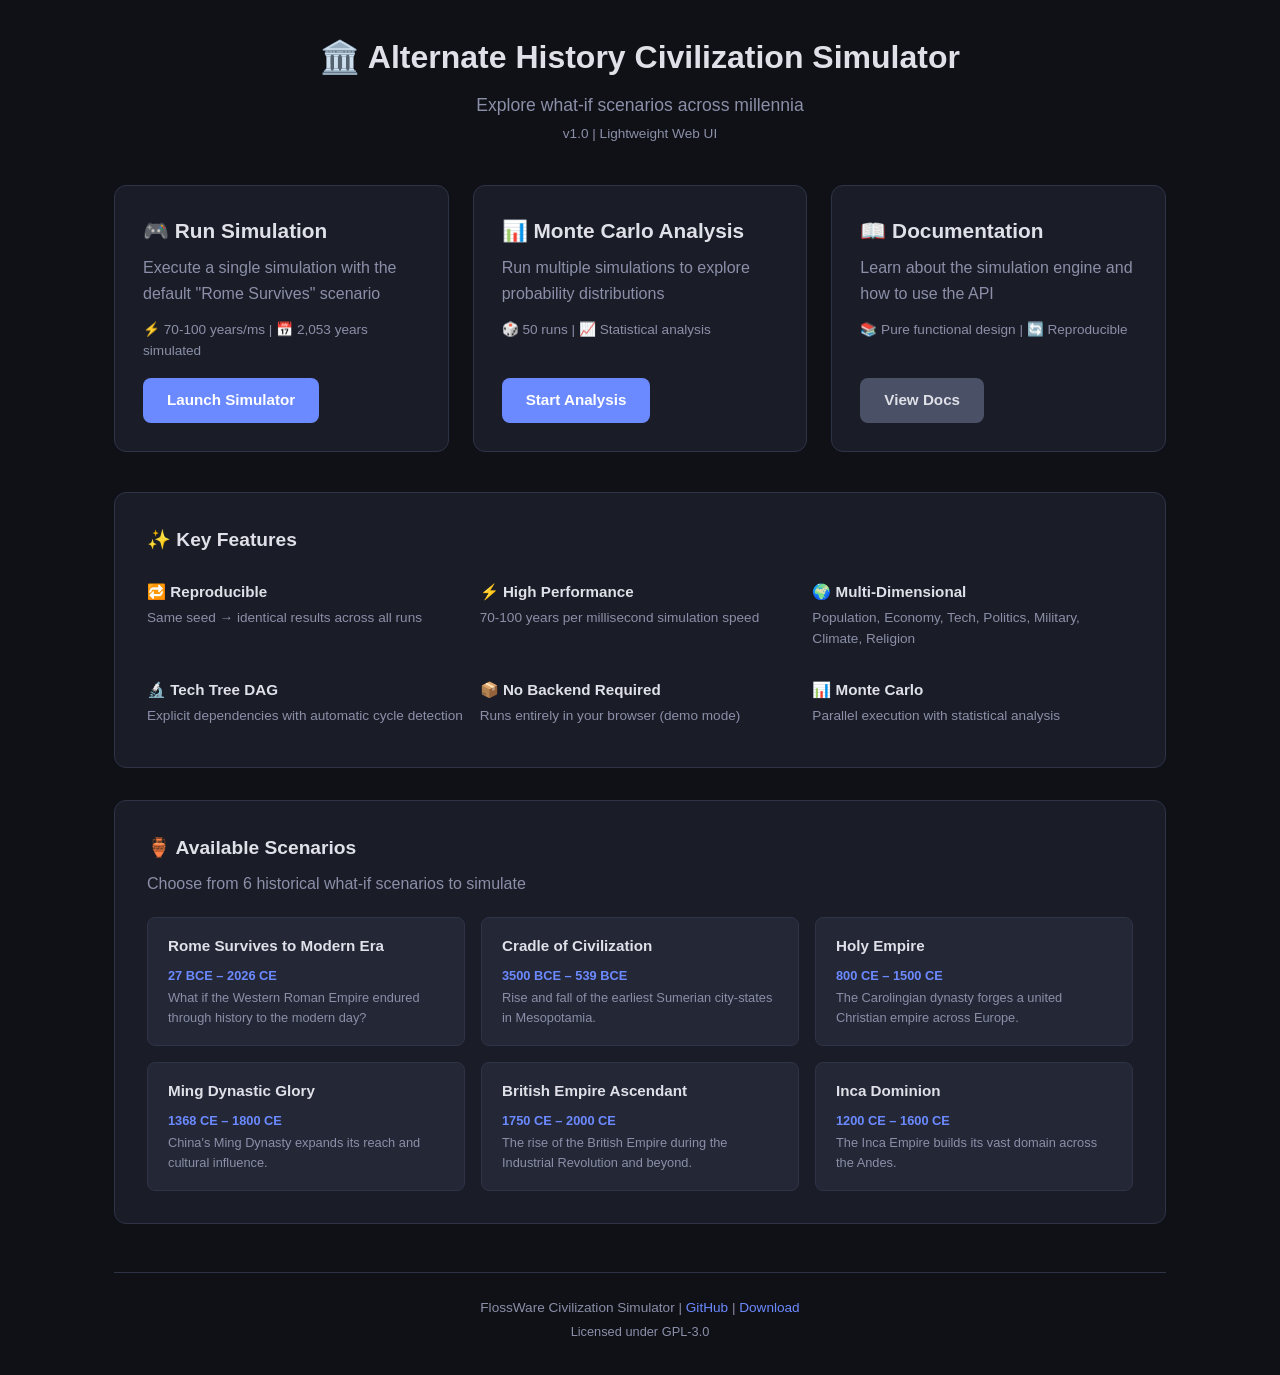
<file: web-ui/static/index.html>
<!DOCTYPE html>
<html lang="en">
<head>
    <meta charset="UTF-8">
    <meta name="viewport" content="width=device-width, initial-scale=1.0">
    <title>Civilization Simulator - Web UI</title>
    <link rel="stylesheet" href="css/style.css">
</head>
<body>
    <div class="container">
        <header>
            <h1>🏛️ Alternate History Civilization Simulator</h1>
            <p class="subtitle">Explore what-if scenarios across millennia</p>
            <p class="version">v1.0 | Lightweight Web UI</p>
        </header>

        <div class="features-grid">
            <div class="feature-card">
                <h2>🎮 Run Simulation</h2>
                <p>Execute a single simulation with the default "Rome Survives" scenario</p>
                <p class="stats">⚡ 70-100 years/ms | 📅 2,053 years simulated</p>
                <a href="simulator.html" class="btn btn-primary">Launch Simulator</a>
            </div>

            <div class="feature-card">
                <h2>📊 Monte Carlo Analysis</h2>
                <p>Run multiple simulations to explore probability distributions</p>
                <p class="stats">🎲 50 runs | 📈 Statistical analysis</p>
                <a href="monte-carlo.html" class="btn btn-primary">Start Analysis</a>
            </div>

            <div class="feature-card">
                <h2>📖 Documentation</h2>
                <p>Learn about the simulation engine and how to use the API</p>
                <p class="stats">📚 Pure functional design | 🔄 Reproducible</p>
                <a href="https://github.com/FlossWare/civilization-simulator-java" class="btn btn-secondary" target="_blank">View Docs</a>
            </div>
        </div>

        <div class="info-section">
            <h3>✨ Key Features</h3>
            <div class="features-list">
                <div class="feature-item">
                    <strong>🔁 Reproducible</strong>
                    <span>Same seed → identical results across all runs</span>
                </div>
                <div class="feature-item">
                    <strong>⚡ High Performance</strong>
                    <span>70-100 years per millisecond simulation speed</span>
                </div>
                <div class="feature-item">
                    <strong>🌍 Multi-Dimensional</strong>
                    <span>Population, Economy, Tech, Politics, Military, Climate, Religion</span>
                </div>
                <div class="feature-item">
                    <strong>🔬 Tech Tree DAG</strong>
                    <span>Explicit dependencies with automatic cycle detection</span>
                </div>
                <div class="feature-item">
                    <strong>📦 No Backend Required</strong>
                    <span>Runs entirely in your browser (demo mode)</span>
                </div>
                <div class="feature-item">
                    <strong>📊 Monte Carlo</strong>
                    <span>Parallel execution with statistical analysis</span>
                </div>
            </div>
        </div>

        <div class="scenario-preview">
            <h3>🏺 Available Scenarios</h3>
            <p>Choose from 6 historical what-if scenarios to simulate</p>
            <div class="scenario-list">
                <div class="scenario-card">
                    <h4>Rome Survives to Modern Era</h4>
                    <span class="scenario-era">27 BCE – 2026 CE</span>
                    <p class="scenario-desc">What if the Western Roman Empire endured through history to the modern day?</p>
                </div>
                <div class="scenario-card">
                    <h4>Cradle of Civilization</h4>
                    <span class="scenario-era">3500 BCE – 539 BCE</span>
                    <p class="scenario-desc">Rise and fall of the earliest Sumerian city-states in Mesopotamia.</p>
                </div>
                <div class="scenario-card">
                    <h4>Holy Empire</h4>
                    <span class="scenario-era">800 CE – 1500 CE</span>
                    <p class="scenario-desc">The Carolingian dynasty forges a united Christian empire across Europe.</p>
                </div>
                <div class="scenario-card">
                    <h4>Ming Dynastic Glory</h4>
                    <span class="scenario-era">1368 CE – 1800 CE</span>
                    <p class="scenario-desc">China's Ming Dynasty expands its reach and cultural influence.</p>
                </div>
                <div class="scenario-card">
                    <h4>British Empire Ascendant</h4>
                    <span class="scenario-era">1750 CE – 2000 CE</span>
                    <p class="scenario-desc">The rise of the British Empire during the Industrial Revolution and beyond.</p>
                </div>
                <div class="scenario-card">
                    <h4>Inca Dominion</h4>
                    <span class="scenario-era">1200 CE – 1600 CE</span>
                    <p class="scenario-desc">The Inca Empire builds its vast domain across the Andes.</p>
                </div>
            </div>
        </div>

        <footer>
            <p>FlossWare Civilization Simulator |
               <a href="https://github.com/FlossWare/civilization-simulator-java">GitHub</a> |
               <a href="https://packagecloud.io/flossware/java">Download</a>
            </p>
            <p class="license">Licensed under GPL-3.0</p>
        </footer>
    </div>

    <script src="js/main.js"></script>
</body>
</html>
</file>
<file: web-ui/static/css/style.css>
/* ============================================================
   Civilization Simulator - Web UI Stylesheet
   Responsive styling for mobile and desktop layouts.
   ============================================================ */

/* --- Reset & Base --- */
*, *::before, *::after {
    box-sizing: border-box;
    margin: 0;
    padding: 0;
}

:root {
    --color-bg: #0f1117;
    --color-surface: #1a1d27;
    --color-surface-raised: #232736;
    --color-border: #2e3347;
    --color-text: #e0e0e8;
    --color-text-muted: #8b8fa8;
    --color-primary: #6c8aff;
    --color-primary-hover: #8ba3ff;
    --color-secondary: #4a5066;
    --color-secondary-hover: #5d6380;
    --color-success: #4caf50;
    --color-warning: #ff9800;
    --color-danger: #f44336;
    --color-accent-gold: #ffd54f;
    --radius: 8px;
    --radius-md: 8px;
    --radius-lg: 12px;
    --shadow: 0 2px 8px rgba(0,0,0,0.3);
    --shadow-lg: 0 4px 20px rgba(0,0,0,0.4);
    --transition: 0.2s ease;

    /* Aliases used by inline styles in HTML pages */
    --border-color: var(--color-border);
    --light-bg: var(--color-surface-raised);
    --primary-color: var(--color-primary);
    --text-secondary: var(--color-text-muted);
}

html {
    font-size: 16px;
    scroll-behavior: smooth;
}

body {
    font-family: -apple-system, BlinkMacSystemFont, "Segoe UI", Roboto, Helvetica, Arial, sans-serif;
    background-color: var(--color-bg);
    color: var(--color-text);
    line-height: 1.6;
    min-height: 100vh;
}

/* --- Container --- */
.container {
    max-width: 1100px;
    margin: 0 auto;
    padding: 2rem 1.5rem;
}

/* --- Header --- */
header {
    text-align: center;
    margin-bottom: 2.5rem;
}

header h1 {
    font-size: 2rem;
    font-weight: 700;
    margin-bottom: 0.5rem;
    color: var(--color-text);
}

header .subtitle {
    font-size: 1.1rem;
    color: var(--color-text-muted);
    margin-bottom: 0.25rem;
}

header .version {
    font-size: 0.85rem;
    color: var(--color-text-muted);
}

/* --- Buttons --- */
.btn {
    display: inline-block;
    padding: 0.65rem 1.5rem;
    border: none;
    border-radius: var(--radius);
    font-size: 0.95rem;
    font-weight: 600;
    text-decoration: none;
    cursor: pointer;
    transition: background-color var(--transition), transform var(--transition);
    text-align: center;
}

.btn:hover {
    transform: translateY(-1px);
}

.btn:active {
    transform: translateY(0);
}

.btn-primary {
    background-color: var(--color-primary);
    color: #fff;
}

.btn-primary:hover {
    background-color: var(--color-primary-hover);
}

.btn-primary:disabled {
    background-color: var(--color-secondary);
    cursor: not-allowed;
    transform: none;
}

.btn-secondary {
    background-color: var(--color-secondary);
    color: var(--color-text);
}

.btn-secondary:hover {
    background-color: var(--color-secondary-hover);
}

.btn-large {
    padding: 0.85rem 2.5rem;
    font-size: 1.1rem;
}

/* --- Features Grid (Home Page) --- */
.features-grid {
    display: grid;
    grid-template-columns: repeat(auto-fit, minmax(280px, 1fr));
    gap: 1.5rem;
    margin-bottom: 2.5rem;
}

.feature-card {
    background-color: var(--color-surface);
    border: 1px solid var(--color-border);
    border-radius: var(--radius-lg);
    padding: 1.75rem;
    display: flex;
    flex-direction: column;
    transition: border-color var(--transition), box-shadow var(--transition);
}

.feature-card:hover {
    border-color: var(--color-primary);
    box-shadow: var(--shadow-lg);
}

.feature-card h2 {
    font-size: 1.3rem;
    margin-bottom: 0.5rem;
}

.feature-card p {
    color: var(--color-text-muted);
    margin-bottom: 0.75rem;
    flex: 1;
}

.feature-card .stats {
    font-size: 0.85rem;
    color: var(--color-text-muted);
    margin-bottom: 1rem;
}

.feature-card .btn {
    align-self: flex-start;
}

/* --- Info Section --- */
.info-section {
    background-color: var(--color-surface);
    border: 1px solid var(--color-border);
    border-radius: var(--radius-lg);
    padding: 2rem;
    margin-bottom: 2rem;
}

.info-section h3 {
    font-size: 1.2rem;
    margin-bottom: 1rem;
}

.features-list {
    display: grid;
    grid-template-columns: repeat(auto-fit, minmax(260px, 1fr));
    gap: 0.75rem;
}

.feature-item {
    display: flex;
    flex-direction: column;
    gap: 0.15rem;
    padding: 0.5rem 0;
}

.feature-item strong {
    font-size: 0.95rem;
}

.feature-item span {
    font-size: 0.85rem;
    color: var(--color-text-muted);
}

/* --- Scenario Dropdown --- */
.scenario-dropdown {
    appearance: none;
    -webkit-appearance: none;
    -moz-appearance: none;
    background-image: url("data:image/svg+xml,%3Csvg xmlns='http://www.w3.org/2000/svg' width='12' height='8'%3E%3Cpath d='M1 1l5 5 5-5' stroke='%238b8fa8' stroke-width='1.5' fill='none'/%3E%3C/svg%3E");
    background-repeat: no-repeat;
    background-position: right 0.75rem center;
    padding-right: 2rem;
    cursor: pointer;
}

.scenario-dropdown:hover {
    border-color: var(--color-primary);
}

/* --- Scenario Preview --- */
.scenario-preview {
    background-color: var(--color-surface);
    border: 1px solid var(--color-border);
    border-radius: var(--radius-lg);
    padding: 2rem;
    margin-bottom: 2rem;
}

.scenario-preview h3 {
    font-size: 1.2rem;
    margin-bottom: 0.5rem;
}

.scenario-preview > p {
    color: var(--color-text-muted);
    margin-bottom: 1.25rem;
}

.scenario-preview em {
    color: var(--color-text-muted);
}

.scenario-list {
    display: grid;
    grid-template-columns: repeat(auto-fit, minmax(300px, 1fr));
    gap: 1rem;
}

.scenario-card {
    background-color: var(--color-surface-raised);
    border: 1px solid var(--color-border);
    border-radius: var(--radius);
    padding: 1rem 1.25rem;
    transition: border-color var(--transition);
}

.scenario-card:hover {
    border-color: var(--color-primary);
}

.scenario-card h4 {
    font-size: 0.95rem;
    margin-bottom: 0.25rem;
    color: var(--color-text);
}

.scenario-card .scenario-era {
    font-size: 0.8rem;
    color: var(--color-primary);
    font-weight: 600;
    margin-bottom: 0.35rem;
}

.scenario-card .scenario-desc {
    font-size: 0.8rem;
    color: var(--color-text-muted);
}

.scenario-details {
    display: grid;
    grid-template-columns: repeat(auto-fit, minmax(200px, 1fr));
    gap: 0.75rem;
    margin-top: 1rem;
}

.detail-item {
    font-size: 0.9rem;
}

.detail-item strong {
    color: var(--color-text);
}

/* --- Footer --- */
footer {
    text-align: center;
    margin-top: 3rem;
    padding-top: 1.5rem;
    border-top: 1px solid var(--color-border);
    color: var(--color-text-muted);
    font-size: 0.85rem;
}

footer a {
    color: var(--color-primary);
    text-decoration: none;
}

footer a:hover {
    text-decoration: underline;
}

footer .license {
    margin-top: 0.25rem;
    font-size: 0.8rem;
}

/* --- Simulation Controls (Simulator Page) --- */
.simulation-controls {
    background-color: var(--color-surface);
    border: 1px solid var(--color-border);
    border-radius: var(--radius-lg);
    padding: 2rem;
    margin-bottom: 2rem;
}

.simulation-controls h2 {
    margin-bottom: 1rem;
}

.form-group {
    margin-bottom: 1.25rem;
}

.form-group label {
    display: block;
    margin-bottom: 0.35rem;
    font-weight: 600;
    font-size: 0.9rem;
}

.form-group input,
.form-group select {
    width: 100%;
    max-width: 320px;
    padding: 0.55rem 0.75rem;
    border: 1px solid var(--color-border);
    border-radius: var(--radius);
    background-color: var(--color-surface-raised);
    color: var(--color-text);
    font-size: 0.9rem;
}

.form-group input:focus,
.form-group select:focus {
    outline: none;
    border-color: var(--color-primary);
    box-shadow: 0 0 0 2px rgba(108,138,255,0.25);
}

.form-group .help-text {
    font-size: 0.8rem;
    color: var(--color-text-muted);
    margin-top: 0.25rem;
}

/* --- Loading Spinner --- */
.loading {
    text-align: center;
    padding: 3rem 1rem;
}

.spinner {
    width: 48px;
    height: 48px;
    border: 4px solid var(--color-border);
    border-top-color: var(--color-primary);
    border-radius: 50%;
    margin: 0 auto 1rem;
    animation: spin 0.8s linear infinite;
}

@keyframes spin {
    to { transform: rotate(360deg); }
}

.loading .sub-text {
    font-size: 0.85rem;
    color: var(--color-text-muted);
}

/* --- Results Section --- */
.results-header {
    margin-bottom: 1.5rem;
}

.results-header h2 {
    margin-bottom: 0.75rem;
}

.performance-stats {
    display: flex;
    gap: 1rem;
    flex-wrap: wrap;
}

.stat-badge {
    background-color: var(--color-surface);
    border: 1px solid var(--color-border);
    border-radius: var(--radius);
    padding: 0.4rem 0.85rem;
    font-size: 0.85rem;
}

.stat-badge .label {
    color: var(--color-text-muted);
    margin-right: 0.3rem;
}

.stat-badge .value {
    font-weight: 600;
    color: var(--color-accent-gold);
}

/* --- Results Grid --- */
.results-grid {
    display: grid;
    grid-template-columns: repeat(auto-fit, minmax(320px, 1fr));
    gap: 1.5rem;
}

.result-card {
    background-color: var(--color-surface);
    border: 1px solid var(--color-border);
    border-radius: var(--radius-lg);
    padding: 1.5rem;
}

.result-card.full-width {
    grid-column: 1 / -1;
}

.result-card h3 {
    font-size: 1.1rem;
    margin-bottom: 1rem;
}

/* --- Final State Grid --- */
.final-state-grid {
    display: grid;
    grid-template-columns: repeat(auto-fit, minmax(200px, 1fr));
    gap: 1rem;
}

.state-metric {
    background-color: var(--color-surface-raised);
    border-radius: var(--radius);
    padding: 1rem;
}

.state-metric .metric-label {
    display: block;
    font-size: 0.8rem;
    color: var(--color-text-muted);
    margin-bottom: 0.25rem;
    text-transform: uppercase;
    letter-spacing: 0.5px;
}

.state-metric .metric-value {
    display: block;
    font-size: 1.4rem;
    font-weight: 700;
    color: var(--color-text);
}

.state-metric .metric-detail {
    display: block;
    font-size: 0.8rem;
    color: var(--color-text-muted);
    margin-top: 0.2rem;
}

/* --- Event Timeline --- */
.event-timeline {
    max-height: 400px;
    overflow-y: auto;
    padding-right: 0.5rem;
}

.event-timeline::-webkit-scrollbar {
    width: 6px;
}

.event-timeline::-webkit-scrollbar-track {
    background: var(--color-surface-raised);
    border-radius: 3px;
}

.event-timeline::-webkit-scrollbar-thumb {
    background: var(--color-border);
    border-radius: 3px;
}

.event-entry {
    display: flex;
    gap: 0.75rem;
    padding: 0.6rem 0;
    border-bottom: 1px solid var(--color-border);
}

.event-entry:last-child {
    border-bottom: none;
}

.event-year {
    font-weight: 700;
    font-size: 0.85rem;
    color: var(--color-primary);
    min-width: 60px;
    text-align: right;
    flex-shrink: 0;
}

.event-description {
    font-size: 0.85rem;
    color: var(--color-text);
}

.event-type {
    font-size: 0.75rem;
    color: var(--color-text-muted);
    display: block;
    margin-top: 0.15rem;
}

.event-severity-MINOR { }

.event-severity-MAJOR .event-description {
    color: var(--color-warning);
}

.event-severity-CRITICAL .event-description {
    font-weight: 600;
    color: var(--color-danger);
}

/* --- Monte Carlo Page --- */
.mc-controls {
    background-color: var(--color-surface);
    border: 1px solid var(--color-border);
    border-radius: var(--radius-lg);
    padding: 2rem;
    margin-bottom: 2rem;
}

.mc-controls h2 {
    margin-bottom: 1rem;
}

.mc-form-row {
    display: flex;
    gap: 1.5rem;
    flex-wrap: wrap;
    margin-bottom: 1.25rem;
}

.mc-form-row .form-group {
    flex: 1;
    min-width: 200px;
    margin-bottom: 0;
}

.progress-container {
    margin-top: 1rem;
}

.progress-bar-track {
    width: 100%;
    height: 10px;
    background-color: var(--color-surface-raised);
    border-radius: 5px;
    overflow: hidden;
    margin-bottom: 0.5rem;
}

.progress-bar-fill {
    height: 100%;
    background-color: var(--color-primary);
    border-radius: 5px;
    transition: width 0.15s ease;
    width: 0%;
}

.progress-text {
    font-size: 0.85rem;
    color: var(--color-text-muted);
}

/* --- Monte Carlo Summary Cards --- */
.mc-summary-grid {
    display: grid;
    grid-template-columns: repeat(auto-fit, minmax(200px, 1fr));
    gap: 1rem;
    margin-bottom: 2rem;
}

.mc-summary-card {
    background-color: var(--color-surface);
    border: 1px solid var(--color-border);
    border-radius: var(--radius-lg);
    padding: 1.25rem;
    text-align: center;
}

.mc-summary-card .mc-value {
    display: block;
    font-size: 1.6rem;
    font-weight: 700;
    color: var(--color-accent-gold);
    margin-bottom: 0.25rem;
}

.mc-summary-card .mc-label {
    display: block;
    font-size: 0.85rem;
    color: var(--color-text-muted);
}

/* --- Monte Carlo Charts --- */
.mc-charts-grid {
    display: grid;
    grid-template-columns: repeat(auto-fit, minmax(400px, 1fr));
    gap: 1.5rem;
    margin-bottom: 2rem;
}

.mc-chart-card {
    background-color: var(--color-surface);
    border: 1px solid var(--color-border);
    border-radius: var(--radius-lg);
    padding: 1.5rem;
}

.mc-chart-card h3 {
    font-size: 1.05rem;
    margin-bottom: 1rem;
}

.mc-chart-card.full-width {
    grid-column: 1 / -1;
}

/* --- Monte Carlo Runs Table --- */
.mc-runs-table {
    background-color: var(--color-surface);
    border: 1px solid var(--color-border);
    border-radius: var(--radius-lg);
    padding: 1.5rem;
    overflow-x: auto;
}

.mc-runs-table h3 {
    margin-bottom: 1rem;
}

.mc-runs-table table {
    width: 100%;
    border-collapse: collapse;
    font-size: 0.85rem;
}

.mc-runs-table th,
.mc-runs-table td {
    padding: 0.6rem 0.75rem;
    text-align: right;
    border-bottom: 1px solid var(--color-border);
}

.mc-runs-table th {
    text-align: right;
    font-weight: 600;
    color: var(--color-text-muted);
    text-transform: uppercase;
    font-size: 0.75rem;
    letter-spacing: 0.5px;
}

.mc-runs-table th:first-child,
.mc-runs-table td:first-child {
    text-align: left;
}

.mc-runs-table tbody tr:hover {
    background-color: var(--color-surface-raised);
}

/* --- Responsive --- */
@media (max-width: 768px) {
    .container {
        padding: 1rem;
    }

    header h1 {
        font-size: 1.5rem;
    }

    .features-grid {
        grid-template-columns: 1fr;
    }

    .results-grid {
        grid-template-columns: 1fr;
    }

    .mc-charts-grid {
        grid-template-columns: 1fr;
    }

    .performance-stats {
        flex-direction: column;
    }

    .final-state-grid {
        grid-template-columns: repeat(2, 1fr);
    }

    .mc-form-row {
        flex-direction: column;
    }
}

@media (max-width: 480px) {
    .final-state-grid {
        grid-template-columns: 1fr;
    }

    .mc-summary-grid {
        grid-template-columns: repeat(2, 1fr);
    }
}
</file>
